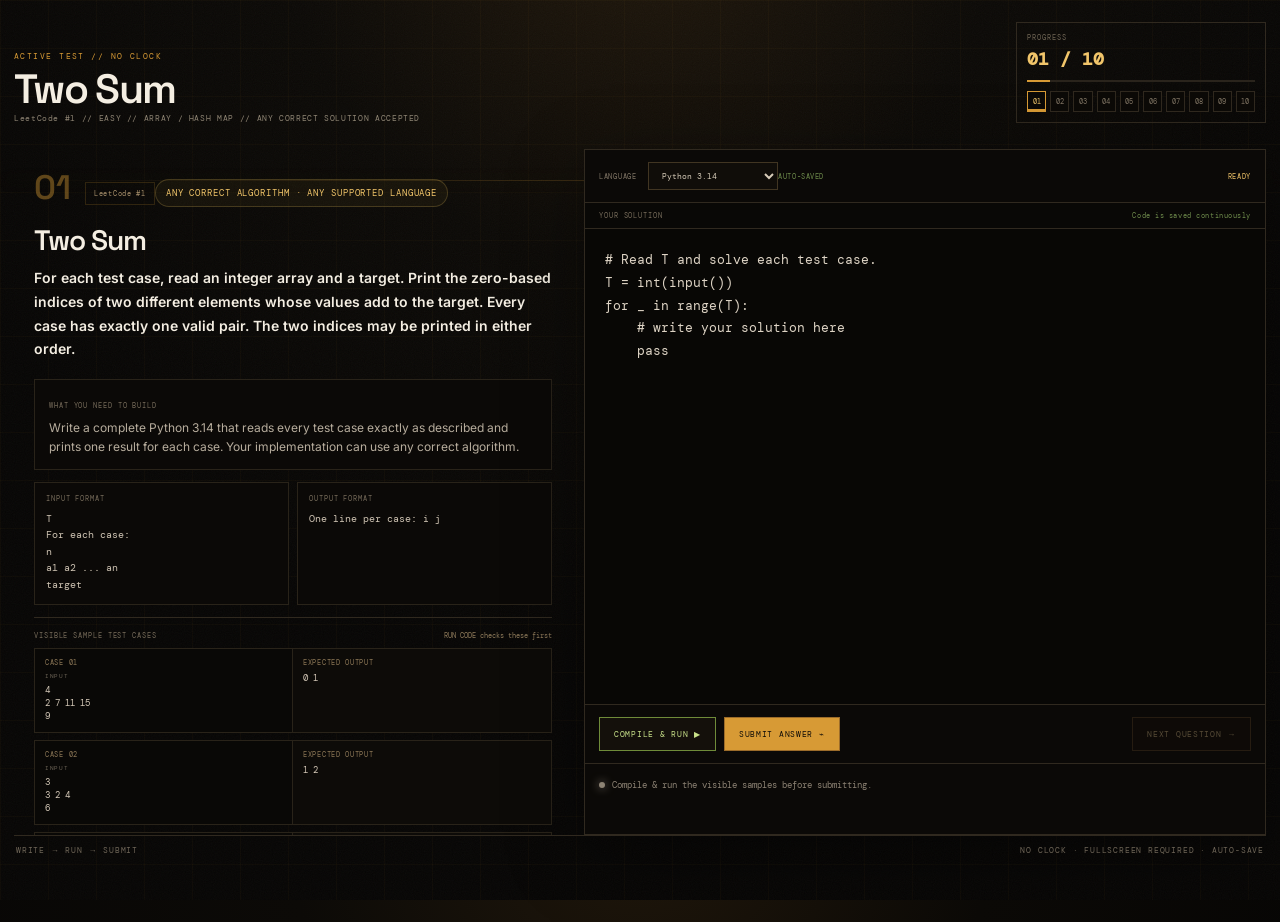
<file: quiz.html>
<!doctype html>
<html lang="en">
<head>
<meta charset="utf-8">
<meta name="viewport" content="width=device-width, initial-scale=1">
<title>Code Quiz // UTK1357</title>
<meta name="description" content="UTK1357 Code Quiz — ten randomly selected coding problems from a 20-problem pool.">
<link rel="preconnect" href="https://fonts.googleapis.com">
<link rel="preconnect" href="https://fonts.gstatic.com" crossorigin>
<link href="https://fonts.googleapis.com/css2?family=DM+Mono:wght@400;500&family=Inter:wght@400;500;600;700&family=Space+Grotesk:wght@500;600;700&display=swap" rel="stylesheet">
<link rel="stylesheet" href="quiz.css">
</head>
<body>
<div class="quiz-noise"></div><div class="quiz-grid"></div><div class="quiz-scan"></div>

<main class="archive-quiz" id="archiveQuiz">
  <section class="quiz-start hidden" id="startScreen"></section>

  <section class="test-screen hidden" id="testScreen" aria-live="polite">
    <header class="test-head">
      <div><span class="quiz-kicker">ACTIVE TEST // NO CLOCK</span><h2 id="questionTitle">—</h2><div id="questionMeta" class="question-meta"></div></div>
      <div class="test-progress"><small>PROGRESS</small><strong id="progressText">01 / 10</strong><div class="progress-track"><span id="progressBar"></span></div><div class="question-nav" id="questionNav" aria-label="Question navigation"></div></div>
    </header>
    <section class="coding-workspace">
      <article class="problem-panel">
        <div class="question-index-row"><div class="question-index" id="questionIndex">01</div><div><div class="source-chip" id="questionSource">SOURCE</div><div class="method-chip">ANY CORRECT ALGORITHM · ANY SUPPORTED LANGUAGE</div></div></div>
        <h3 class="problem-title" id="questionTitleInline">—</h3>
        <p class="question-prompt" id="questionPrompt"></p>
        <div class="problem-section"><small>WHAT YOU NEED TO BUILD</small><p id="questionTaskDetail">Write a complete program that reads the stated input and prints the required output for every test case.</p></div>
        <div class="io-grid"><div><small>INPUT FORMAT</small><pre id="questionInput"></pre></div><div><small>OUTPUT FORMAT</small><pre id="questionOutput"></pre></div></div>
        <div class="sample-section"><div class="sample-heading"><small>VISIBLE SAMPLE TEST CASES</small><span>RUN CODE checks these first</span></div><div id="sampleTests" class="sample-tests"></div></div>
        <div class="constraints"><small>CONSTRAINTS</small><ul id="questionConstraints"></ul></div>
        <div class="hint-row"><button class="hint-toggle" id="hintToggle" type="button">REVEAL HINT</button><p class="question-hint" id="questionHint" hidden></p></div>
        <div class="problem-note"><strong>JUDGE RULE</strong><span>There is no required algorithm. Brute force, hashing, sorting, two pointers, recursion, or another correct approach can all pass when the output is correct.</span></div>
        <a class="question-source-link" id="questionSourceLink" target="_blank" rel="noopener">VIEW ORIGINAL SOURCE ↗</a>
      </article>

      <section class="editor-panel">
        <div class="editor-toolbar"><div><label>LANGUAGE <select id="language"><option value="113">Python 3.14</option><option value="105">C++ GCC 14.1</option><option value="103">C GCC 14.1</option><option value="102">JavaScript Node 22</option><option value="91">Java 17</option><option value="106">Go 1.22</option><option value="108">Rust 1.85</option></select></label><span class="save-indicator" id="saveIndicator">AUTO-SAVED</span></div><span id="judgeState">READY</span></div>
        <div class="editor-label"><span>YOUR SOLUTION</span><span>Code is saved continuously</span></div>
        <textarea id="codeEditor" spellcheck="false" aria-label="Code editor"></textarea>
        <div class="editor-actions"><button class="run-btn" id="runCode" type="button">COMPILE &amp; RUN <span>▶</span></button><button class="submit-code-btn" id="submitCode" type="button">SUBMIT ANSWER <span>⌁</span></button><button class="next-btn" id="nextQuestion" type="button" disabled>NEXT QUESTION →</button></div>
        <div class="judge-output" id="judgeOutput"><span class="terminal-dot"></span><span>Compile &amp; Run checks the visible sample cases. Submit runs the complete suite.</span></div>
      </section>
    </section>
    <div class="test-actions"><span id="answerState">WRITE → RUN → SUBMIT</span><span>NO CLOCK · FULLSCREEN REQUIRED · AUTO-SAVE</span></div>
  </section>

  <section class="quiz-result hidden" id="resultScreen">
    <div class="result-orbit"><div></div><strong id="resultScore">—</strong></div>
    <div class="quiz-kicker">RESULT // COMPLETE</div>
    <h2>QUIZ <span>COMPLETE.</span></h2>
    <p id="resultSummary"></p>
    <div class="result-stats" id="resultStats"></div>
    <div class="result-list" id="resultList"></div>
    <div class="result-actions"><a href="index.html">RETURN TO ARCHIVE ↗</a></div>
  </section>
</main>
<footer><span>UTK1357 // CODE QUIZ</span><span>WRITE → RUN → LEARN</span></footer>
<script src="quiz.js"></script>
</body>
</html>
</file>
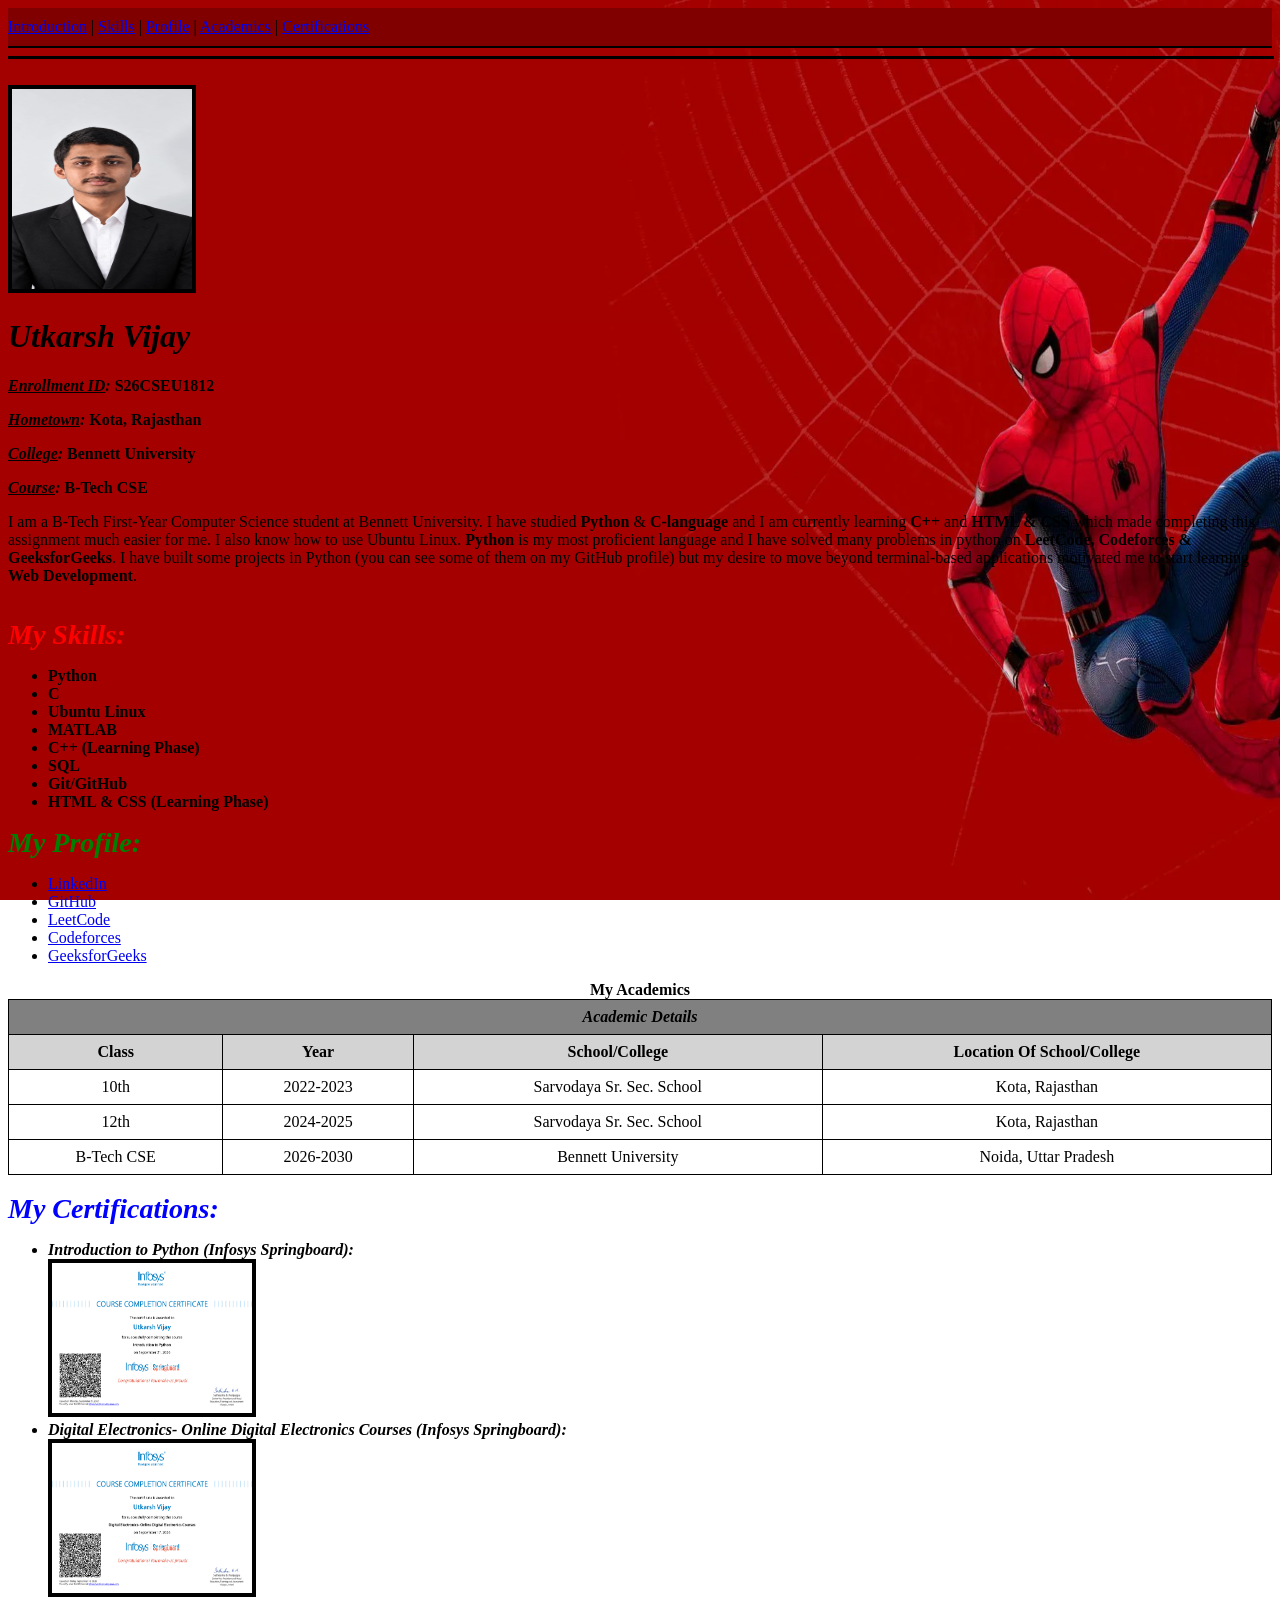
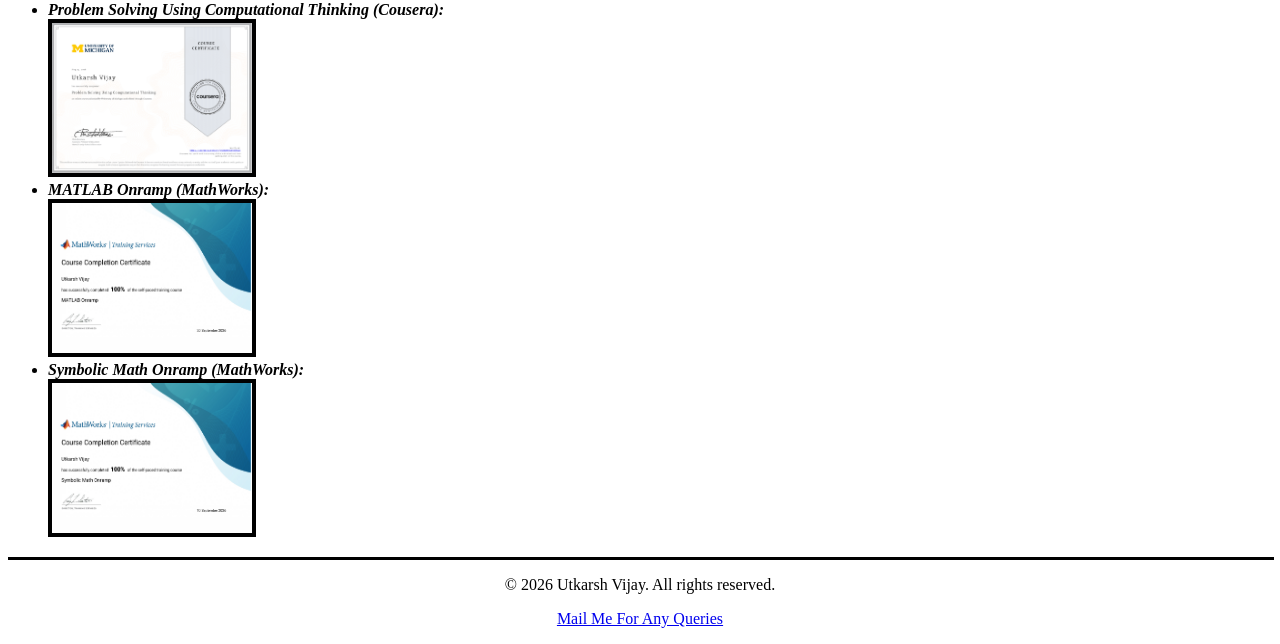
<file: PortFolio-Concept/Utkarsh-PortFolio(Concept).html>
<!DOCTYPE html>
<html>
    <head>
        <meta charset="UTF-8">
        <title>Utkarsh Vijay | Portfolio</title>
        <style>
        html{
            scroll-behavior: smooth;
        }
        </style>
    </head>
    <body style="background-image: url('Background.jpg'); background-repeat: no-repeat; background-attachment: fixed; background-size: 100% 100%;">
        <nav style="position: sticky; top: 0; background-color: maroon; padding: 10px 0; border-bottom: 2px solid black; z-index: 100;">
            <a href="#intro">Introduction</a> |
            <a href="#skills">Skills</a> |
            <a href="#profile">Profile</a> |
            <a href="#academics">Academics</a> |
            <a href="#certifications">Certifications</a>
        </nav>
        <hr width="100%" size="3" color="black">
        <br>
        <a href="UtkarshVijay.jpg" target="_blank"><img src="UtkarshVijay.jpg" alt="Utkarsh Vijay" width="180" height="200" style="border: 4px solid black;"></a>
        <h1 id="intro"><b><I>Utkarsh Vijay</I></b></h1>
        <p><b><I><u>Enrollment ID</u>:</I> S26CSEU1812</b></p>
        <p><b><I><u>Hometown</u>:</I> Kota, Rajasthan</b></p>
        <p><b><I><u>College</u>:</I> Bennett University</b></p>
        <p><b><I><u>Course</u>:</I> B-Tech CSE</b></p>
        <p>I am a B-Tech First-Year Computer Science student at Bennett University. 
            I have studied <b>Python</b> & <b>C-language</b> and I am currently learning <b>C++</b> and <b>HTML & CSS</b> which made completing this assignment much easier for me.
            I also know how to use Ubuntu Linux.
            <b>Python</b> is my most proficient language and I have solved many problems in python on <b>LeetCode, Codeforces & GeeksforGeeks</b>.
            I have built some projects in Python (you can see some of them on my GitHub profile) but my desire to move beyond terminal-based applications motivated me to start learning <b>Web Development</b>.<br><br>
        </p>
        <span id="skills" style="font-size: 28px; color: red;"><b><I>My Skills:</I></b></span>
        <ul>
            <li><b>Python</b></li>
            <li><b>C</b></li>
            <li><b>Ubuntu Linux</b></li>
            <li><b>MATLAB</b></li>
            <li><b>C++ (Learning Phase)</b></li>
            <li><b>SQL</b></li>
            <li><b>Git/GitHub</b></li>
            <li><b>HTML & CSS (Learning Phase)</b></li>
        </ul>
        <span id="profile" style="font-size: 28px; color: green;"><b><I>My Profile:</I></b></span>
        <ul>
            <li><a href="https://www.linkedin.com/in/utkarsh-vijay-00a5452b4/" target="_blank">LinkedIn</a></li>
            <li><a href="https://github.com/Kel1357" target="_blank">GitHub</a></li>
            <li><a href="https://leetcode.com/u/Utkarsh_online/" target="_blank">LeetCode</a></li>
            <li><a href="https://codeforces.com/profile/Utkarsh1_2_3" target="_blank">Codeforces</a></li>
            <li><a href="https://www.geeksforgeeks.org/profile/vijaym2jny?tab=activity" target="_blank">GeeksforGeeks</a></li>
        </ul>
        <table id="academics" style="width: 100%; border: 1px solid black; border-collapse: collapse;">
            <caption><b>My Academics</b></caption>
            <tr>
                <th colspan="4" style="text-align: center; padding: 8px; background-color:gray;"><b><I>Academic Details</I></b></th>
            </tr>
            <tr style="width: 100%; border: 1px solid black; border-collapse: collapse; text-align: center;">
                <th style="padding: 8px; border: 1px solid black; background-color: lightgray;">Class</th>
                <th style="padding: 8px; border: 1px solid black; background-color: lightgray;">Year</th>
                <th style="padding: 8px; border: 1px solid black; background-color: lightgray;">School/College</th>
                <th style="padding: 8px; border: 1px solid black; background-color: lightgray;">Location Of School/College</th>
            </tr>
            <tr style="width: 100%; border: 1px solid black; border-collapse: collapse; text-align: center;">
                <td style="padding: 8px; border: 1px solid black;">10th</td>
                <td style="padding: 8px; border: 1px solid black;">2022-2023</td>
                <td style="padding: 8px; border: 1px solid black;">Sarvodaya Sr. Sec. School</td>
                <td style="padding: 8px; border: 1px solid black;">Kota, Rajasthan</td>
            </tr>
            <tr style="width: 100%; border: 1px solid black; border-collapse: collapse; text-align: center;">
                <td style="padding: 8px; border: 1px solid black;">12th</td>
                <td style="padding: 8px; border: 1px solid black;">2024-2025</td>
                <td style="padding: 8px; border: 1px solid black;">Sarvodaya Sr. Sec. School</td>
                <td style="padding: 8px; border: 1px solid black;">Kota, Rajasthan</td>
            </tr>
            <tr style="width: 100%; border: 1px solid black; border-collapse: collapse; text-align: center;">
                <td style="padding: 8px; border: 1px solid black;">B-Tech CSE</td>
                <td style="padding: 8px; border: 1px solid black;">2026-2030</td>
                <td style="padding: 8px; border: 1px solid black;">Bennett University</td>
                <td style="padding: 8px; border: 1px solid black;">Noida, Uttar Pradesh</td>
            </tr>
        </table>
        <br>
        <span id="certifications" style="font-size: 28px; color: blue;"><b><I>My Certifications:</I></b></span>
        <ul>
            <li><b><I>Introduction to Python (Infosys Springboard):</I></b><br><a href="introduction_to_python.jpg" target="_blank"><img src="introduction_to_python.jpg" alt="Infosys Springboard Certification" width="200" height="150" style="border: 4px solid black;"></a></li>
            <li><b><I>Digital Electronics- Online Digital Electronics Courses (Infosys Springboard):</I></b><br><a href="digital_electronics.jpg" target="_blank"><img src="digital_electronics.jpg" alt="Infosys Springboard Certification" width="200" height="150" style="border: 4px solid black;"></a></li>
            <li><b><I>Problem Solving Using Computational Thinking (Cousera):</I></b><br><a href="problem_solving_computational_thinking.jpg" target="_blank"><img src="problem_solving_computational_thinking.jpg" alt="Cousera Certification" width="200" height="150" style="border: 4px solid black;"></a></li>
            <li><b><I>MATLAB Onramp (MathWorks):</I></b><br><a href="matlab_onramp.jpg" target="_blank"><img src="matlab_onramp.jpg" alt="MathWorks Certification" width="200" height="150" style="border: 4px solid black;"></a></li>
            <li><b><I>Symbolic Math Onramp (MathWorks):</I></b><br><a href="symbolic_math_onramp.jpg" target="_blank"><img src="symbolic_math_onramp.jpg" alt="MathWorks Certification" width="200" height="150" style="border: 4px solid black;"></a></li>
        </ul>
        <footer>
            <hr width="100%" size="3" color="black">
            <p style="text-align: center;">&copy; 2026 Utkarsh Vijay. All rights reserved.</p>
            <p style="text-align: center;"><a href="mailto:S26CSEU1812@bennett.edu.in">Mail Me For Any Queries</a></p>
        </footer>
    </body>
</html>
</file>
<file: quiz.css>
:root{--bg:#070605;--panel:#11100d;--panel2:#15130f;--line:#30291f;--text:#f4eee2;--muted:#9d9485;--gold:#d79a35;--gold2:#f1c56a;--green:#b9dc68;--red:#ef8b79}
*{box-sizing:border-box}html{scroll-behavior:smooth}body{margin:0;background:radial-gradient(circle at 50% -10%,#21180c 0,#0c0a07 30%,var(--bg) 65%);color:var(--text);font-family:Inter,system-ui,sans-serif;min-height:100vh;overflow-x:hidden}.quiz-noise,.quiz-grid,.quiz-scan{position:fixed;inset:0;pointer-events:none}.quiz-noise{opacity:.07;background-image:url("data:image/svg+xml,%3Csvg xmlns='http://www.w3.org/2000/svg' width='180' height='180' viewBox='0 0 180 180'%3E%3Cfilter id='n'%3E%3CfeTurbulence type='fractalNoise' baseFrequency='.9' numOctaves='2' stitchTiles='stitch'/%3E%3C/filter%3E%3Crect width='100%25' height='100%25' filter='url(%23n)' opacity='.55'/%3E%3C/svg%3E")}.quiz-grid{background-image:linear-gradient(rgba(215,154,53,.035) 1px,transparent 1px),linear-gradient(90deg,rgba(215,154,53,.035) 1px,transparent 1px);background-size:48px 48px}.quiz-scan{height:1px;top:20%;background:linear-gradient(90deg,transparent,rgba(215,154,53,.22),transparent);box-shadow:0 0 18px rgba(215,154,53,.18);animation:scan 7s linear infinite}@keyframes scan{0%{transform:translateY(-20vh)}100%{transform:translateY(80vh)}}
.archive-quiz{position:relative;z-index:2;width:min(1040px,calc(100% - 32px));margin:0 auto;padding:74px 0 34px}.quiz-start,.question-card,.quiz-result{border:1px solid var(--line);background:linear-gradient(145deg,rgba(20,18,14,.97),rgba(10,9,7,.97));box-shadow:0 24px 90px rgba(0,0,0,.35),inset 0 0 70px rgba(215,154,53,.018);position:relative;overflow:hidden}.quiz-start{padding:clamp(28px,6vw,70px);text-align:center}.quiz-start:after,.quiz-result:after{content:"ARCHIVE // 1357";position:absolute;right:18px;top:16px;font:6px "DM Mono";letter-spacing:.18em;color:#5e503b}.quiz-kicker{font:8px "DM Mono";letter-spacing:.18em;color:var(--gold);text-transform:uppercase}.quiz-start h1,.quiz-result h2{font:700 clamp(42px,8vw,92px)/.95 "Space Grotesk";letter-spacing:-.06em;margin:18px 0}.quiz-start h1 span,.quiz-result h2 span{color:var(--gold2)}.quiz-start>p,.quiz-result>p{max-width:680px;margin:0 auto;color:var(--muted);font-size:15px;line-height:1.8}.quiz-specs{display:grid;grid-template-columns:repeat(4,1fr);margin:36px 0;border-top:1px solid var(--line);border-bottom:1px solid var(--line)}.quiz-specs div{padding:18px 10px;border-right:1px solid var(--line)}.quiz-specs div:last-child{border-right:0}.quiz-specs small,.test-progress small{display:block;font:7px "DM Mono";letter-spacing:.14em;color:#716756}.quiz-specs b{display:block;margin-top:8px;font:600 13px "DM Mono";color:var(--gold2)}.quiz-note{max-width:760px;margin:0 auto 26px;border:1px solid rgba(215,154,53,.12);background:#0c0a07;padding:15px 18px;text-align:left}.quiz-note span{font:7px "DM Mono";letter-spacing:.15em;color:var(--gold)}.quiz-note p{margin:7px 0 0;color:#aaa090;font-size:12px;line-height:1.7}.quiz-start-btn{border:1px solid #9c6c2a;background:#d79a35;color:#100d08;padding:15px 20px;font:700 11px "DM Mono";letter-spacing:.12em;cursor:pointer;transition:.25s}.quiz-start-btn:hover{background:#f1c56a;transform:translateY(-2px);box-shadow:0 12px 35px rgba(215,154,53,.18)}.quiz-source-note{margin:18px auto 0;color:#675d50;font:8px/1.7 "DM Mono";max-width:700px}
.test-screen{padding-bottom:20px}.test-head{display:flex;justify-content:space-between;gap:24px;align-items:flex-end;padding:0 0 22px}.test-head h2{margin:10px 0 4px;font:600 clamp(26px,5vw,48px)/1 "Space Grotesk";letter-spacing:-.04em}.question-meta{font:8px "DM Mono";color:#8f8574;letter-spacing:.08em}.test-progress{width:190px;border:1px solid var(--line);padding:13px}.test-progress strong{display:block;font:600 18px "DM Mono";margin:5px 0 9px;color:var(--gold2)}.progress-track{height:2px;background:#2a241c}.progress-track span{display:block;height:100%;width:10%;background:var(--gold);transition:width .3s}.question-card{display:grid;grid-template-columns:100px 1fr;min-height:390px}.question-index{padding:30px;border-right:1px solid var(--line);font:600 40px "Space Grotesk";color:rgba(215,154,53,.35)}.question-main{padding:32px 36px}.source-chip{display:inline-block;border:1px solid rgba(215,154,53,.18);padding:6px 8px;color:#a9916d;font:7px "DM Mono";letter-spacing:.1em}.question-prompt{font:600 clamp(19px,2.6vw,28px)/1.45 "Inter";max-width:850px;margin:25px 0 28px}.options{display:grid;grid-template-columns:1fr 1fr;gap:12px}.option{width:100%;text-align:left;border:1px solid #352e24;background:#0c0a07;color:#dcd2c2;padding:17px;cursor:pointer;display:flex;gap:14px;align-items:flex-start;transition:.2s}.option:hover{border-color:#80602f;background:#12100c}.option:disabled{cursor:default}.option-key{min-width:24px;height:24px;display:grid;place-items:center;border:1px solid #4b3b27;color:var(--gold);font:8px "DM Mono"}.option.selected{border-color:var(--gold);box-shadow:inset 0 0 0 1px rgba(215,154,53,.2)}.option.correct{border-color:var(--green);background:rgba(185,220,104,.07)}.option.wrong{border-color:var(--red);background:rgba(239,139,121,.06)}.option-text{font-size:13px;line-height:1.5}.question-feedback{margin-top:18px;border-top:1px solid var(--line);padding-top:14px;color:#bdb2a0;font:10px/1.7 "DM Mono"}.test-actions{display:flex;align-items:center;justify-content:space-between;padding:18px 2px;color:#6f6658;font:8px "DM Mono";letter-spacing:.1em}.test-actions button{border:1px solid #6f512a;background:#15110b;color:var(--gold2);padding:12px 16px;font:8px "DM Mono";letter-spacing:.1em;cursor:pointer}.test-actions button:disabled{opacity:.35;cursor:not-allowed}
.quiz-result{padding:50px;text-align:center}.result-orbit{width:150px;height:150px;margin:0 auto 25px;border:1px dashed rgba(215,154,53,.3);border-radius:50%;display:grid;place-items:center;position:relative;box-shadow:0 0 50px rgba(215,154,53,.05)}.result-orbit:before{content:"";position:absolute;inset:14px;border:1px solid rgba(215,154,53,.16);border-radius:50%;animation:spin 8s linear infinite}.result-orbit div{width:8px;height:8px;background:var(--gold);border-radius:50%;box-shadow:0 0 20px rgba(215,154,53,.8)}.result-orbit strong{position:absolute;font:700 30px "Space Grotesk"}@keyframes spin{to{transform:rotate(360deg)}}.result-stats{display:grid;grid-template-columns:repeat(3,1fr);max-width:620px;margin:28px auto;border-top:1px solid var(--line);border-bottom:1px solid var(--line)}.result-stats div{padding:16px;border-right:1px solid var(--line)}.result-stats div:last-child{border:0}.result-stats b{display:block;font:600 22px "Space Grotesk"}.result-stats small{display:block;color:#756b5c;font:7px "DM Mono";margin-top:4px}.result-list{margin:30px 0;text-align:left}.result-row{display:grid;grid-template-columns:50px 1fr auto;gap:14px;padding:16px 0;border-bottom:1px solid #252018}.result-row .r-num{font:14px "DM Mono";color:#6c5e4b}.result-row h3{margin:0 0 4px;font-size:14px}.result-row p{margin:0;color:#8f8575;font:9px/1.6 "DM Mono"}.verdict{font:8px "DM Mono";color:var(--green);align-self:center}.verdict.fail{color:var(--red)}.result-actions{display:flex;gap:12px;justify-content:center;align-items:center;flex-wrap:wrap}.result-actions a{color:#9b907f;text-decoration:none;font:8px "DM Mono";letter-spacing:.1em;padding:15px}.result-actions a:hover{color:var(--gold2)}footer{position:relative;z-index:2;width:min(1040px,calc(100% - 32px));margin:0 auto;padding:20px 0 40px;display:flex;justify-content:space-between;color:#625949;font:7px "DM Mono";letter-spacing:.12em;border-top:1px solid #221e18}.hidden{display:none!important}body.quiz-active{overflow:hidden}body.quiz-active .quiz-start,body.quiz-active footer{display:none}
@media(max-width:760px){.archive-quiz{padding-top:30px}.quiz-specs{grid-template-columns:1fr 1fr}.quiz-specs div:nth-child(2){border-right:0}.quiz-specs div:nth-child(-n+2){border-bottom:1px solid var(--line)}.test-head{align-items:flex-start;flex-direction:column}.test-progress{width:100%}.question-card{grid-template-columns:54px 1fr}.question-index{padding:20px 14px;font-size:25px}.question-main{padding:24px 18px}.options{grid-template-columns:1fr}.quiz-result{padding:30px 18px}.result-stats{grid-template-columns:1fr 1fr}.result-stats div:nth-child(2){border:0}.result-stats div:last-child{grid-column:1/-1;border-top:1px solid var(--line)}.result-row{grid-template-columns:36px 1fr}.verdict{grid-column:2}.test-actions{gap:12px}.test-actions button{padding:11px 10px}}
@media(prefers-reduced-motion:reduce){.quiz-scan,.result-orbit:before{animation:none}}
/* v22 coding-quiz layout */
.io-grid{display:grid;grid-template-columns:1fr 1fr;gap:12px;margin:0 0 18px}.io-grid>div{border:1px solid #292319;background:#0b0907;padding:13px}.io-grid small,.constraints>small{display:block;color:#766b5a;font:7px "DM Mono";letter-spacing:.13em;margin-bottom:8px}.io-grid pre{margin:0;color:#cfc4b3;font:10px/1.65 "DM Mono";white-space:pre-wrap;overflow:auto}.constraints{border-top:1px solid var(--line);padding-top:15px}.constraints ul{margin:0;padding-left:18px;color:#918675;font:9px/1.7 "DM Mono"}.hint-row{display:flex;gap:12px;align-items:flex-start;margin-top:17px}.hint-toggle{border:1px solid #4b3a24;background:#100d09;color:#c8b797;padding:8px 10px;font:7px "DM Mono";letter-spacing:.1em;cursor:pointer}.question-hint{margin:0;color:#a99d8a;font:9px/1.6 "DM Mono";padding-top:7px}.question-source-link{display:inline-block;margin-top:16px;color:#a18d6e;text-decoration:none;font:7px "DM Mono";letter-spacing:.1em}.question-source-link:hover{color:var(--gold2)}.editor-panel{margin-top:14px;border:1px solid var(--line);background:#0b0907;box-shadow:0 20px 70px rgba(0,0,0,.3)}.editor-toolbar{display:flex;justify-content:space-between;align-items:center;padding:12px 14px;border-bottom:1px solid var(--line);font:7px "DM Mono";color:#817666;letter-spacing:.1em}.editor-toolbar select{margin-left:7px;background:#100d09;border:1px solid #413522;color:#d7ccb9;padding:7px 9px;font:8px "DM Mono"}.editor-toolbar #judgeState{color:var(--gold2)}#codeEditor{display:block;width:100%;min-height:330px;resize:vertical;border:0;border-bottom:1px solid var(--line);outline:none;background:#080705;color:#ded4c5;padding:20px;font:12px/1.65 "DM Mono";tab-size:4}.editor-actions{display:flex;gap:8px;flex-wrap:wrap;padding:12px 14px;border-bottom:1px solid var(--line)}.editor-actions button{border:1px solid #5b4325;background:#14100b;color:#e1c58d;padding:11px 14px;font:8px "DM Mono";letter-spacing:.09em;cursor:pointer}.editor-actions .run-btn{border-color:#6f8b39;color:#c9e28a}.editor-actions .submit-code-btn{background:#d79a35;border-color:#9c6c2a;color:#100d08}.editor-actions .next-btn{margin-left:auto}.editor-actions button:disabled{opacity:.35;cursor:not-allowed}.judge-output{min-height:54px;padding:14px;color:#8d8374;font:9px/1.6 "DM Mono"}.judge-output.pass{color:var(--green)}.judge-output.fail{color:var(--red)}.terminal-dot{display:inline-block;width:6px;height:6px;border-radius:50%;background:currentColor;margin-right:7px;box-shadow:0 0 10px currentColor}.test-actions{border-top:1px solid var(--line)}.result-list .result-row{grid-template-columns:50px 1fr auto}.result-row a{color:#9f8b6b}.quiz-active .test-screen{padding-bottom:30px}
@media(max-width:760px){.io-grid{grid-template-columns:1fr}.editor-actions .next-btn{margin-left:0}.editor-toolbar{align-items:flex-start;gap:10px;flex-direction:column}#codeEditor{min-height:280px}}

.method-chip{display:inline-flex;align-items:center;margin:10px 0 0;padding:7px 10px;border:1px solid rgba(232,190,91,.22);border-radius:999px;background:rgba(232,190,91,.05);font:9px "DM Mono",monospace;letter-spacing:.1em;color:var(--gold2,#e8be5b)}

.question-nav{display:grid;grid-template-columns:repeat(5,1fr);gap:5px;margin-top:12px}.question-nav button{min-width:0;border:1px solid #30291f;background:#0c0a07;color:#827665;padding:6px 0;font:7px "DM Mono";cursor:pointer}.question-nav button:hover{border-color:#80602f;color:var(--gold2)}.question-nav button.current{border-color:var(--gold);color:var(--gold2);box-shadow:inset 0 -2px 0 var(--gold)}.question-nav button.done{border-color:rgba(185,220,104,.45);color:var(--green)}.question-nav button.current.done{background:rgba(185,220,104,.07)}.question-nav button:disabled{opacity:.9;cursor:pointer}
.fullscreen-warning{margin-top:10px;color:var(--red);font:8px/1.5 "DM Mono";letter-spacing:.05em}
@media(max-width:760px){.question-nav{grid-template-columns:repeat(5,1fr)}}

.fullscreen-gate{position:fixed;inset:0;z-index:9999;display:grid;place-items:center;padding:24px;background:rgba(5,4,3,.96);backdrop-filter:blur(14px)}
.fullscreen-gate-panel{width:min(620px,100%);padding:42px;text-align:center;border:1px solid rgba(215,154,53,.35);background:linear-gradient(145deg,#17130d,#090806);box-shadow:0 30px 100px rgba(0,0,0,.7)}
.fullscreen-gate-panel h2{font:700 clamp(38px,7vw,70px)/.95 "Space Grotesk";letter-spacing:-.05em;margin:16px 0}.fullscreen-gate-panel h2 span{color:var(--gold2)}
.fullscreen-gate-panel p{color:var(--muted);line-height:1.8;font-size:13px;margin:0 auto 24px;max-width:540px}

/* v28 — richer problem statement + side-by-side coding workspace */
body.quiz-active{overflow:hidden;height:100vh}
.archive-quiz{width:min(1500px,calc(100% - 28px));padding:22px 0 28px;min-height:calc(100vh - 55px)}
.test-screen{height:calc(100vh - 28px);display:flex;flex-direction:column;min-height:0}
.test-head{flex:0 0 auto;padding-bottom:14px;margin-bottom:12px}
.test-head h2{font-size:clamp(24px,3.2vw,42px);margin:6px 0 3px}
.test-progress{width:250px;padding:10px}
.question-nav{grid-template-columns:repeat(10,1fr);gap:4px;margin-top:9px}
.question-nav button{padding:5px 0;font-size:7px}
.coding-workspace{display:grid;grid-template-columns:minmax(390px,.9fr) minmax(560px,1.1fr);gap:12px;flex:1;min-height:0}
.problem-panel,.editor-panel{min-height:0;height:100%;overflow:hidden}
.problem-panel{padding:20px;overflow:auto}
.question-index-row{display:flex;align-items:center;gap:14px}
.question-index{padding:0;border:0;font-size:34px;line-height:1;color:rgba(215,154,53,.42)}
.problem-title{font:600 clamp(22px,2.2vw,32px)/1.1 "Space Grotesk";margin:18px 0 10px;letter-spacing:-.035em}
.question-prompt{font-size:14px;line-height:1.7;margin:0 0 18px;max-width:none}
.problem-section{border:1px solid #292319;background:#0b0907;padding:12px 14px;margin-bottom:12px}
.problem-section small,.sample-heading small,.editor-label{font:7px "DM Mono";letter-spacing:.13em;color:#766b5a}
.problem-section p{margin:6px 0 0;color:#b7ad9d;font-size:12px;line-height:1.6}
.io-grid{gap:8px;margin-bottom:12px}
.io-grid>div{padding:11px}
.io-grid pre{max-height:100px}
.sample-section{border-top:1px solid var(--line);padding-top:13px}
.sample-heading{display:flex;justify-content:space-between;gap:12px;align-items:center;margin-bottom:8px}
.sample-heading span{font:7px "DM Mono";color:#8f7b5b}
.sample-tests{display:grid;gap:7px}
.sample-test{display:grid;grid-template-columns:1fr 1fr;border:1px solid #292319;background:#090806}
.sample-case{min-width:0;padding:9px 10px;border-right:1px solid #292319}
.sample-case:last-child{border-right:0}
.sample-case span{display:block;color:#8c7756;font:7px "DM Mono";letter-spacing:.1em;margin-bottom:5px}
.sample-case small{display:block;color:#6f6658;font:6px "DM Mono";letter-spacing:.12em;margin-bottom:4px}
.sample-case pre{margin:0;color:#d5c9b8;font:9px/1.45 "DM Mono";white-space:pre-wrap;overflow:auto;max-height:86px}
.sample-case.expected{background:#0d0b08}
.constraints{margin-top:12px;padding-top:12px}
.constraints ul{line-height:1.55}
.hint-row{margin-top:12px}
.problem-note{display:flex;gap:10px;border:1px solid rgba(168,214,107,.15);background:rgba(168,214,107,.035);padding:10px 12px;margin-top:12px;color:#8f9c7b;font:8px/1.6 "DM Mono"}
.problem-note strong{color:#b8d985;white-space:nowrap}
.question-source-link{margin-top:12px}
.editor-panel{margin-top:0;display:flex;flex-direction:column;box-shadow:0 20px 70px rgba(0,0,0,.35)}
.editor-toolbar{flex:0 0 auto}
.editor-label{display:flex;justify-content:space-between;padding:8px 14px;border-bottom:1px solid var(--line);background:#090806}
.editor-label span:last-child,.save-indicator{color:#6f8c4c;font:7px "DM Mono";letter-spacing:.08em}
#codeEditor{flex:1;min-height:0;height:auto;resize:none;padding:20px;font-size:13px;line-height:1.75}
.editor-actions{flex:0 0 auto}
.judge-output{flex:0 0 auto;min-height:70px;max-height:110px;overflow:auto}
.test-actions{flex:0 0 auto;padding:9px 2px}
@media(max-width:1050px){
  body.quiz-active{overflow:auto;height:auto}
  .archive-quiz{padding-top:16px}
  .test-screen{height:auto;min-height:100vh}
  .coding-workspace{grid-template-columns:1fr;flex:none}
  .problem-panel{height:auto;max-height:none}
  .editor-panel{height:680px}
  #codeEditor{min-height:0}
}
@media(max-width:760px){
  .archive-quiz{width:min(100% - 18px,760px)}
  .test-head{gap:12px}
  .test-progress{width:100%}
  .question-nav{grid-template-columns:repeat(10,1fr)}
  .sample-test{grid-template-columns:1fr}
  .sample-case{border-right:0;border-bottom:1px solid #292319}
  .sample-case:last-child{border-bottom:0}
  .editor-panel{height:620px}
}
</file>
